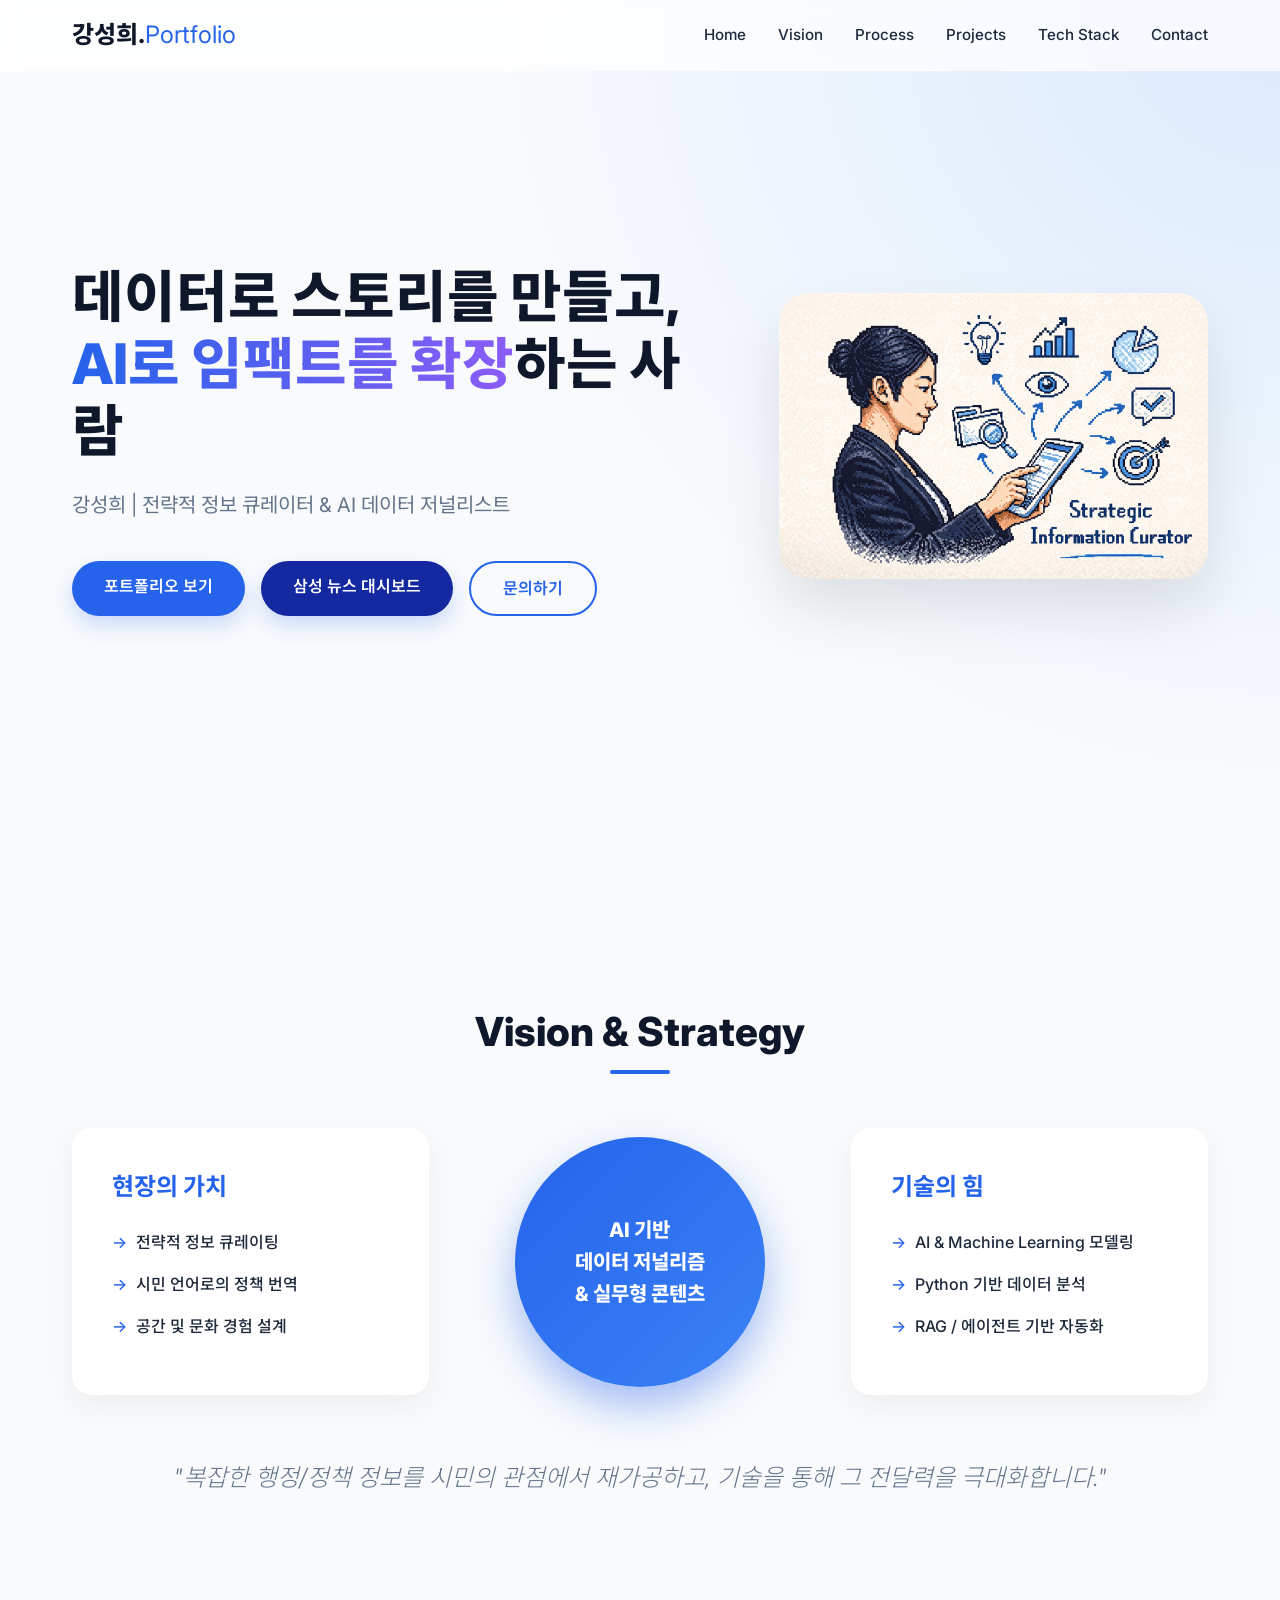
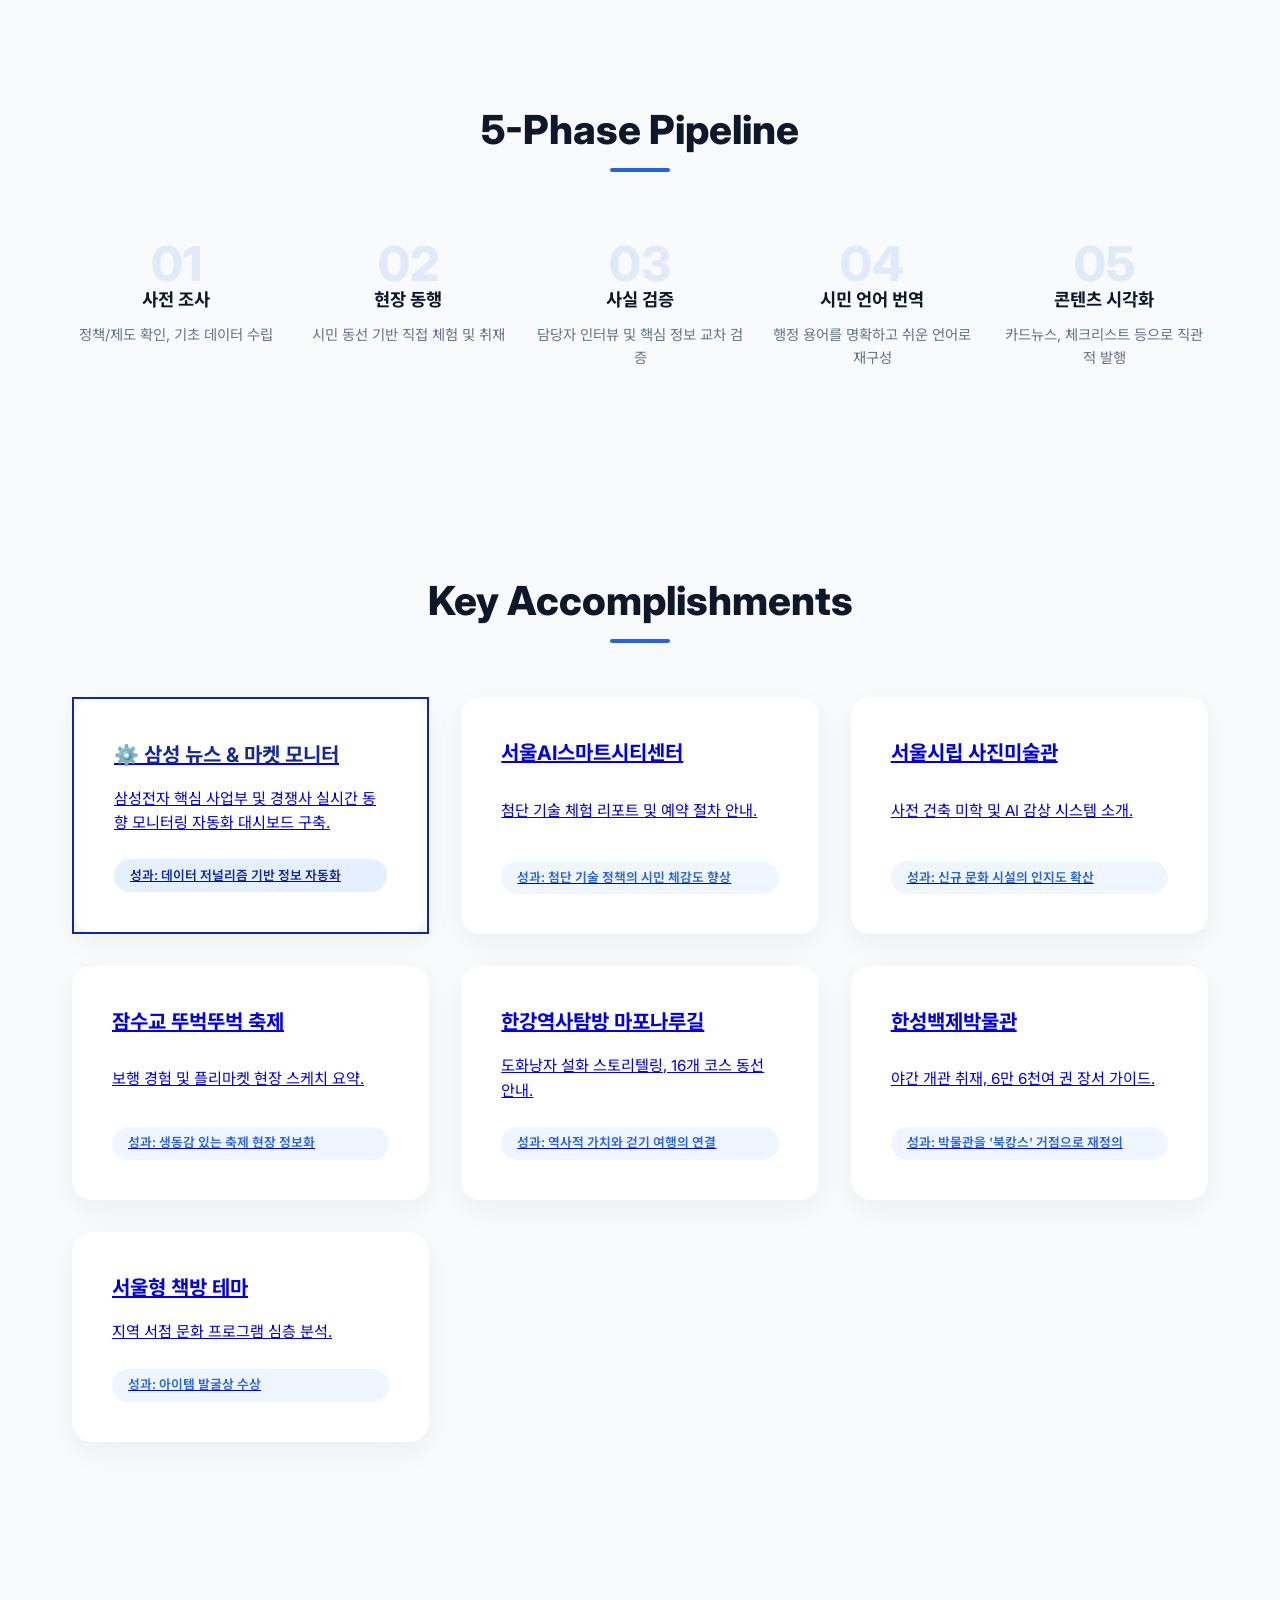
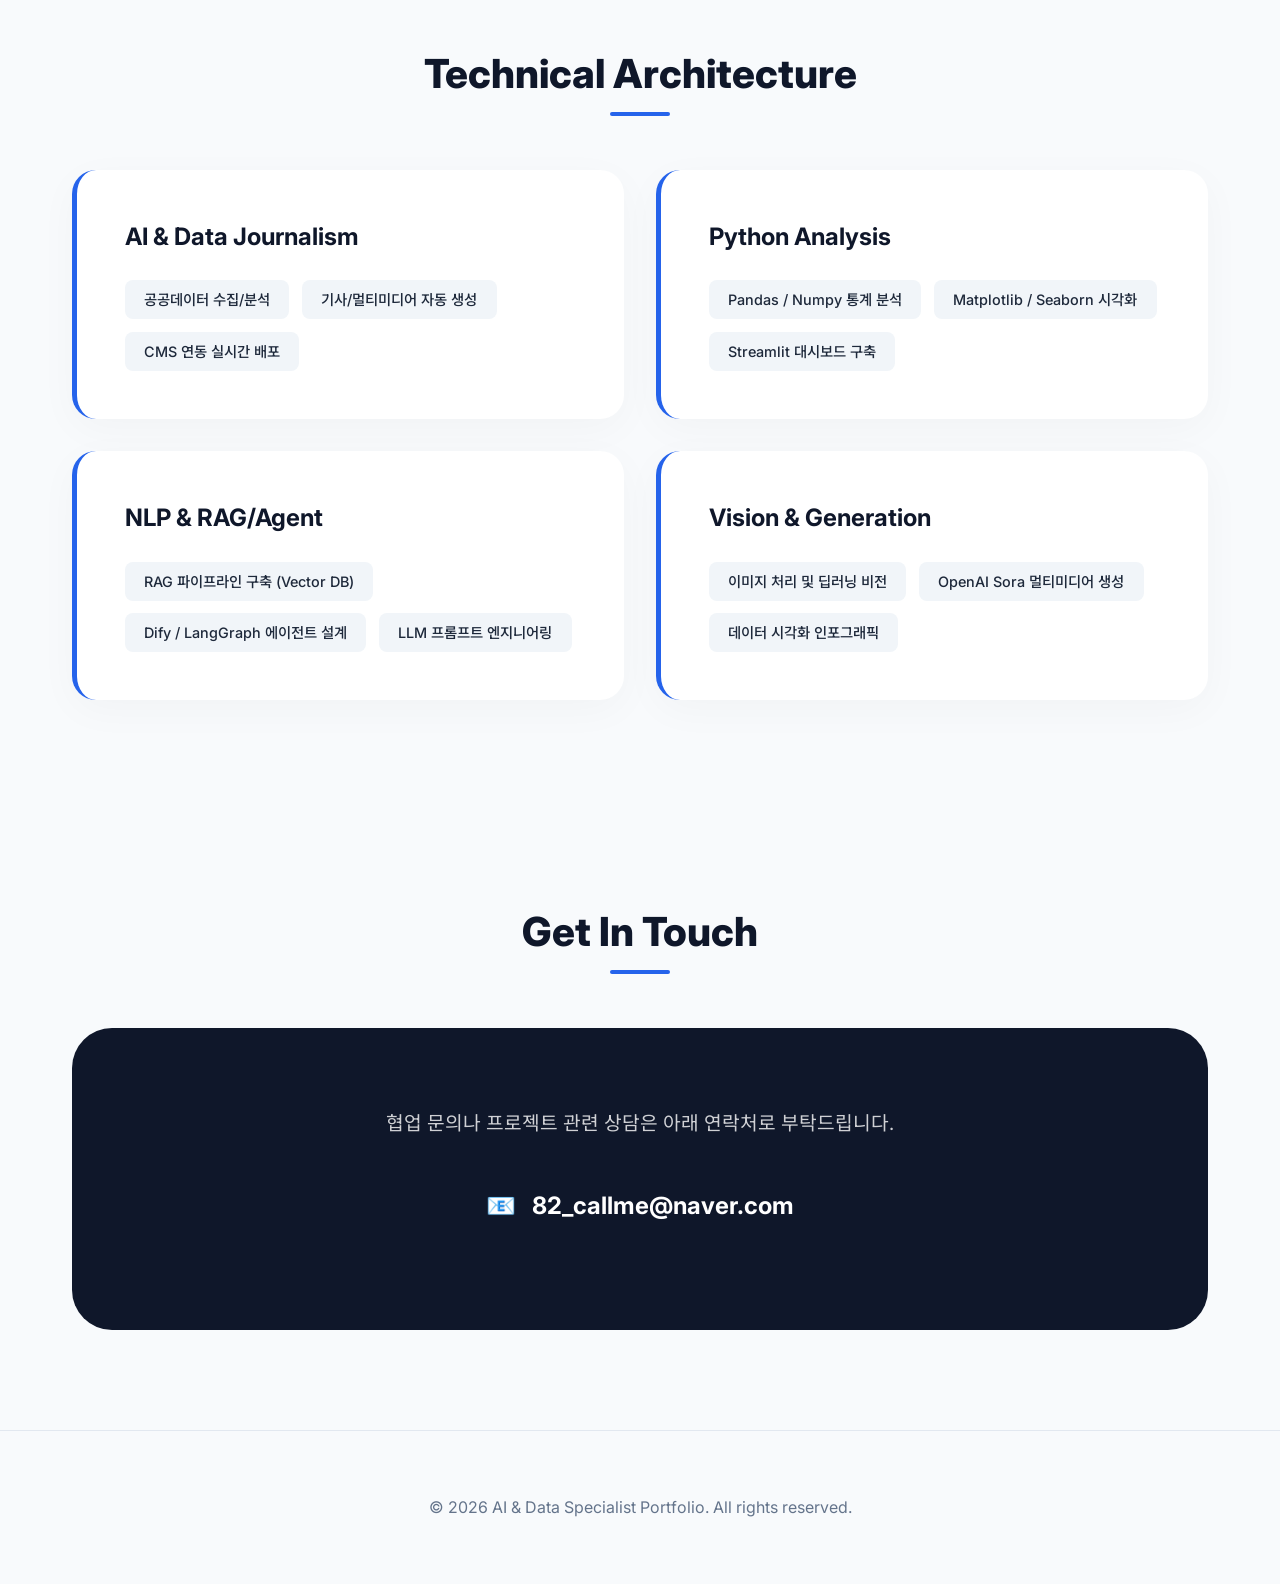
<file: index_1.html>
<!DOCTYPE html>
<html lang="ko">
<head>
    <meta charset="UTF-8">
    <meta name="viewport" content="width=device-width, initial-scale=1.0">
    <title>강성희 | 전략적 정보 큐레이터 & AI 데이터 저널리스트</title>
    <meta name="description" content="데이터로 스토리를 만들고, AI로 임팩트를 확장하는 전략적 정보 큐레이터 강성희의 포트폴리오입니다.">
    <!-- Google Fonts: Orbit, Noto Sans KR, Inter -->
    <link href="https://fonts.googleapis.com/css2?family=Inter:wght@400;600;800&family=Noto+Sans+KR:wght@300;500;700&family=Orbit&display=swap" rel="stylesheet">
    <link rel="stylesheet" href="style.css">
</head>
<body>
    <header id="header">
        <nav class="container">
            <div class="logo">강성희.<span>Portfolio</span></div>
            <ul class="nav-links">
                <li><a href="#hero">Home</a></li>
                <li><a href="#vision">Vision</a></li>
                <li><a href="#process">Process</a></li>
                <li><a href="#achievements">Projects</a></li>
                <li><a href="#tech">Tech Stack</a></li>
                <li><a href="#contact">Contact</a></li>
            </ul>
        </nav>
    </header>

    <main>
        <!-- Hero Section -->
        <section id="hero">
            <div class="container hero-content">
                <div class="hero-text">
                    <h1 class="reveal">데이터로 스토리를 만들고,<br><span>AI로 임팩트를 확장</span>하는 사람</h1>
                    <p class="subtitle reveal">강성희 | 전략적 정보 큐레이터 & AI 데이터 저널리스트</p>
                    <div class="cta reveal">
                        <a href="#achievements" class="btn btn-primary">포트폴리오 보기</a>
                        <a href="index.html" target="_blank" class="btn btn-primary" style="background:#1428A0;">삼성 뉴스 대시보드</a>
                        <a href="#contact" class="btn btn-secondary">문의하기</a>
                    </div>
                </div>
                <div class="hero-image reveal">
                    <img src="assets/hero.png" alt="Strategic Information Curator">
                </div>
            </div>
        </section>

        <!-- Vision Section -->
        <section id="vision">
            <div class="container">
                <h2 class="section-title">Vision & Strategy</h2>
                <div class="vision-grid">
                    <div class="vision-card reveal">
                        <h3>현장의 가치</h3>
                        <ul>
                            <li>전략적 정보 큐레이팅</li>
                            <li>시민 언어로의 정책 번역</li>
                            <li>공간 및 문화 경험 설계</li>
                        </ul>
                    </div>
                    <div class="vision-center reveal">
                        <div class="core-box">
                            AI 기반<br>데이터 저널리즘<br>& 실무형 콘텐츠
                        </div>
                    </div>
                    <div class="vision-card reveal">
                        <h3>기술의 힘</h3>
                        <ul>
                            <li>AI & Machine Learning 모델링</li>
                            <li>Python 기반 데이터 분석</li>
                            <li>RAG / 에이전트 기반 자동화</li>
                        </ul>
                    </div>
                </div>
                <div class="vision-desc reveal">
                    <p>"복잡한 행정/정책 정보를 시민의 관점에서 재가공하고, 기술을 통해 그 전달력을 극대화합니다."</p>
                </div>
            </div>
        </section>

        <!-- Process Section -->
        <section id="process">
            <div class="container">
                <h2 class="section-title">5-Phase Pipeline</h2>
                <div class="pipeline">
                    <div class="step reveal">
                        <div class="step-num">01</div>
                        <h4>사전 조사</h4>
                        <p>정책/제도 확인, 기초 데이터 수립</p>
                    </div>
                    <div class="step reveal">
                        <div class="step-num">02</div>
                        <h4>현장 동행</h4>
                        <p>시민 동선 기반 직접 체험 및 취재</p>
                    </div>
                    <div class="step reveal">
                        <div class="step-num">03</div>
                        <h4>사실 검증</h4>
                        <p>담당자 인터뷰 및 핵심 정보 교차 검증</p>
                    </div>
                    <div class="step reveal">
                        <div class="step-num">04</div>
                        <h4>시민 언어 번역</h4>
                        <p>행정 용어를 명확하고 쉬운 언어로 재구성</p>
                    </div>
                    <div class="step reveal">
                        <div class="step-num">05</div>
                        <h4>콘텐츠 시각화</h4>
                        <p>카드뉴스, 체크리스트 등으로 직관적 발행</p>
                    </div>
                </div>
            </div>
        </section>

        <!-- Achievements Section -->
        <section id="achievements">
            <div class="container">
                <h2 class="section-title">Key Accomplishments</h2>
                <div class="project-grid">
                     <a href="index.html" target="_blank" class="project-card reveal" style="border: 2px solid #1428A0;">
                        <div class="card-inner">
                            <h4 style="color: #1428A0;">⚙️ 삼성 뉴스 & 마켓 모니터</h4>
                            <p>삼성전자 핵심 사업부 및 경쟁사 실시간 동향 모니터링 자동화 대시보드 구축.</p>
                            <span class="tag" style="background: #E5F0FF; color: #1428A0;">성과: 데이터 저널리즘 기반 정보 자동화</span>
                        </div>
                    </a>
                     <a href="https://mediahub.seoul.go.kr/archives/2014833" target="_blank" class="project-card reveal">
                        <div class="card-inner">
                            <h4>서울AI스마트시티센터</h4>
                            <p>첨단 기술 체험 리포트 및 예약 절차 안내.</p>
                            <span class="tag">성과: 첨단 기술 정책의 시민 체감도 향상</span>
                        </div>
                    </a>
                     <a href="https://mediahub.seoul.go.kr/archives/2014636" target="_blank" class="project-card reveal">
                        <div class="card-inner">
                            <h4>서울시립 사진미술관</h4>
                            <p>사전 건축 미학 및 AI 감상 시스템 소개.</p>
                            <span class="tag">성과: 신규 문화 시설의 인지도 확산</span>
                        </div>
                    </a>
                    <a href="https://mediahub.seoul.go.kr/archives/2014359" target="_blank" class="project-card reveal">
                        <div class="card-inner">
                            <h4>잠수교 뚜벅뚜벅 축제</h4>
                            <p>보행 경험 및 플리마켓 현장 스케치 요약.</p>
                            <span class="tag">성과: 생동감 있는 축제 현장 정보화</span>
                        </div>
                    </a>
                    <a href="https://mediahub.seoul.go.kr/archives/2014000" target="_blank" class="project-card reveal">
                        <div class="card-inner">
                            <h4>한강역사탐방 마포나루길</h4>
                            <p>도화낭자 설화 스토리텔링, 16개 코스 동선 안내.</p>
                            <span class="tag">성과: 역사적 가치와 걷기 여행의 연결</span>
                        </div>
                    </a>
                    <a href="https://mediahub.seoul.go.kr/archives/2013540" target="_blank" class="project-card reveal">
                        <div class="card-inner">
                            <h4>한성백제박물관</h4>
                            <p>야간 개관 취재, 6만 6천여 권 장서 가이드.</p>
                            <span class="tag">성과: 박물관을 '북캉스' 거점으로 재정의</span>
                        </div>
                    </a>
                    <a href="https://mediahub.seoul.go.kr/archives/2011340" target="_blank" class="project-card reveal">
                        <div class="card-inner">
                            <h4>서울형 책방 테마</h4>
                            <p>지역 서점 문화 프로그램 심층 분석.</p>
                            <span class="tag">성과: 아이템 발굴상 수상</span>
                        </div>
                    </a>
                </div>
            </div>
        </section>

        <!-- Tech Stack Section -->
        <section id="tech">
            <div class="container">
                <h2 class="section-title">Technical Architecture</h2>
                <div class="tech-grid">
                    <div class="tech-card reveal">
                        <h4>AI & Data Journalism</h4>
                        <ul>
                            <li>공공데이터 수집/분석</li>
                            <li>기사/멀티미디어 자동 생성</li>
                            <li>CMS 연동 실시간 배포</li>
                        </ul>
                    </div>
                    <div class="tech-card reveal">
                        <h4>Python Analysis</h4>
                        <ul>
                            <li>Pandas / Numpy 통계 분석</li>
                            <li>Matplotlib / Seaborn 시각화</li>
                            <li>Streamlit 대시보드 구축</li>
                        </ul>
                    </div>
                    <div class="tech-card reveal">
                        <h4>NLP & RAG/Agent</h4>
                        <ul>
                            <li>RAG 파이프라인 구축 (Vector DB)</li>
                            <li>Dify / LangGraph 에이전트 설계</li>
                            <li>LLM 프롬프트 엔지니어링</li>
                        </ul>
                    </div>
                    <div class="tech-card reveal">
                        <h4>Vision & Generation</h4>
                        <ul>
                            <li>이미지 처리 및 딥러닝 비전</li>
                            <li>OpenAI Sora 멀티미디어 생성</li>
                            <li>데이터 시각화 인포그래픽</li>
                        </ul>
                    </div>
                </div>
            </div>
        </section>

        <!-- Contact Section -->
        <section id="contact">
            <div class="container">
                <h2 class="section-title">Get In Touch</h2>
                <div class="contact-wrapper reveal">
                    <div class="contact-info">
                        <p>협업 문의나 프로젝트 관련 상담은 아래 연락처로 부탁드립니다.</p>
                        <div class="info-item">
                            <span class="icon">📧</span>
                            <a href="mailto:82_callme@naver.com">82_callme@naver.com</a>
                        </div>
                
                    </div>
                </div>
            </div>
        </section>
    </main>

    <footer>
        <div class="container">
            <p>&copy; 2026 AI & Data Specialist Portfolio. All rights reserved.</p>
        </div>
    </footer>

    <script src="script.js"></script>
</body>
</html>
</file>
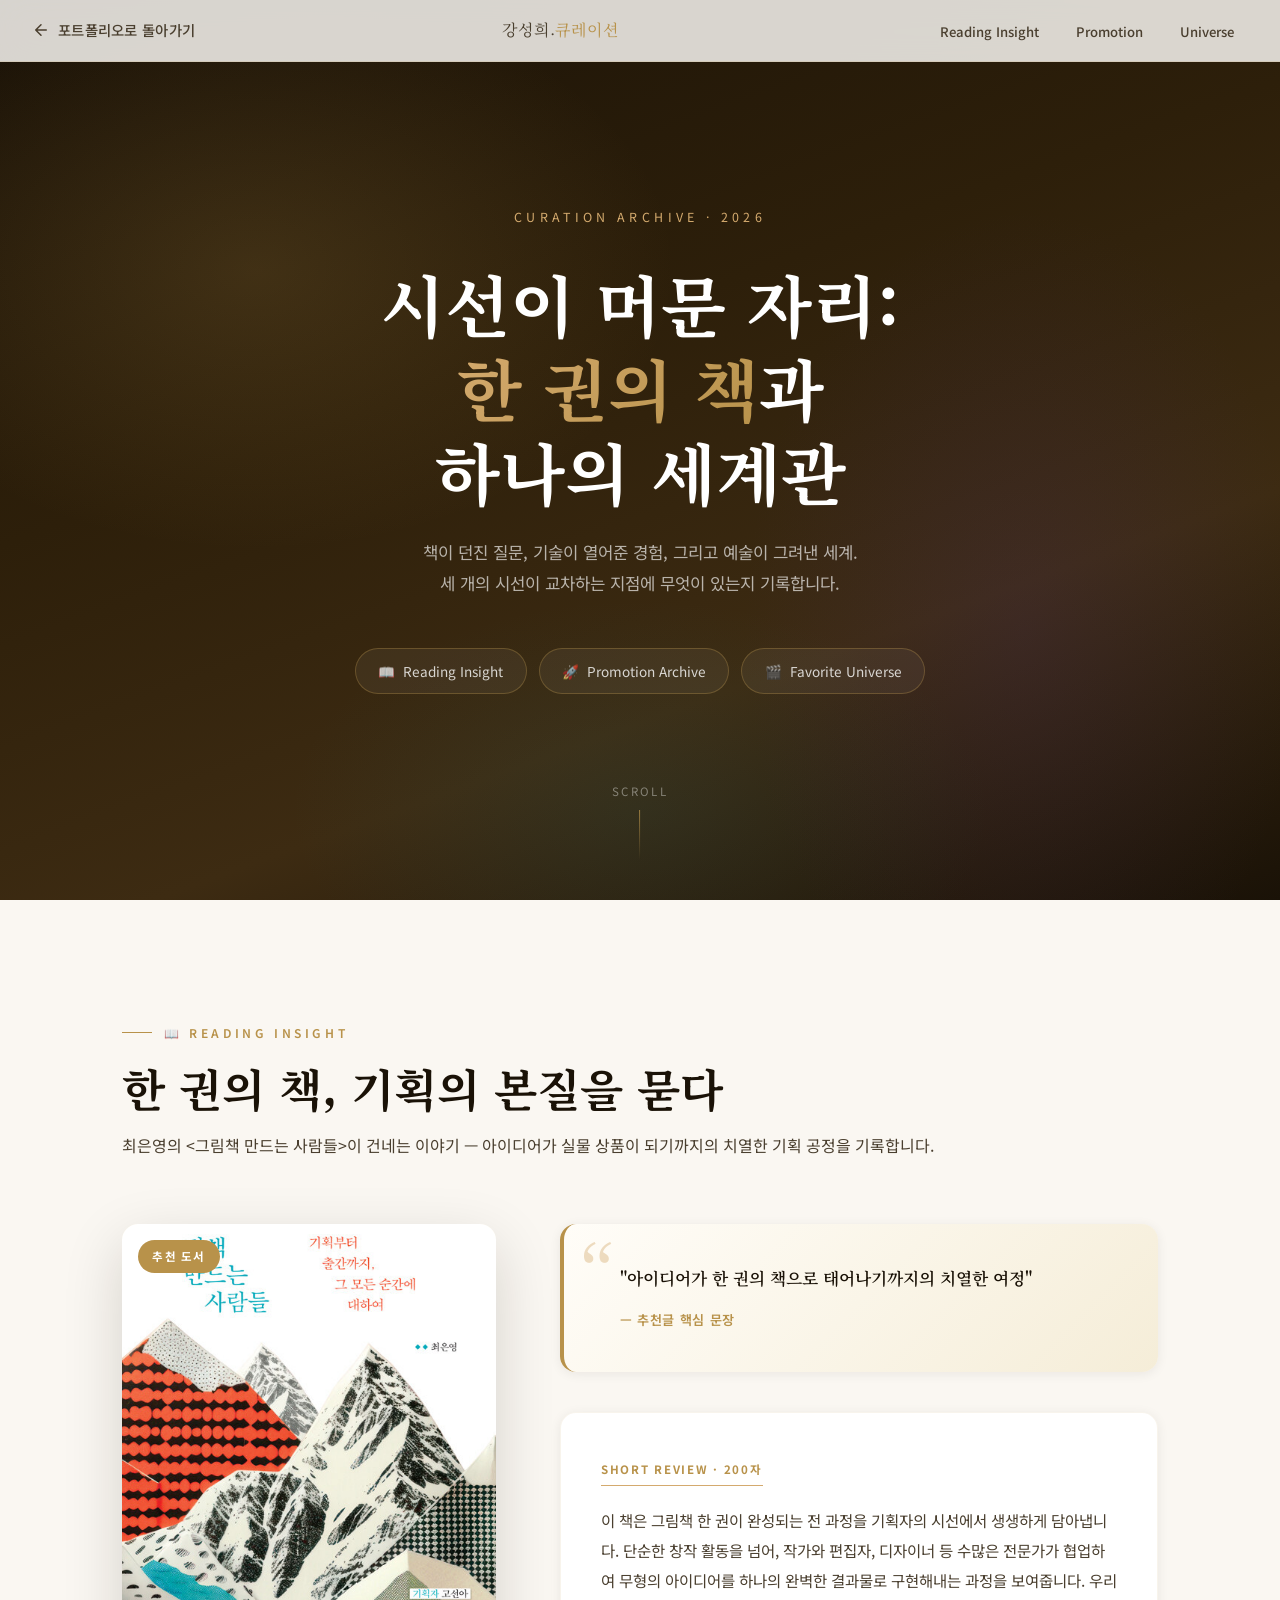
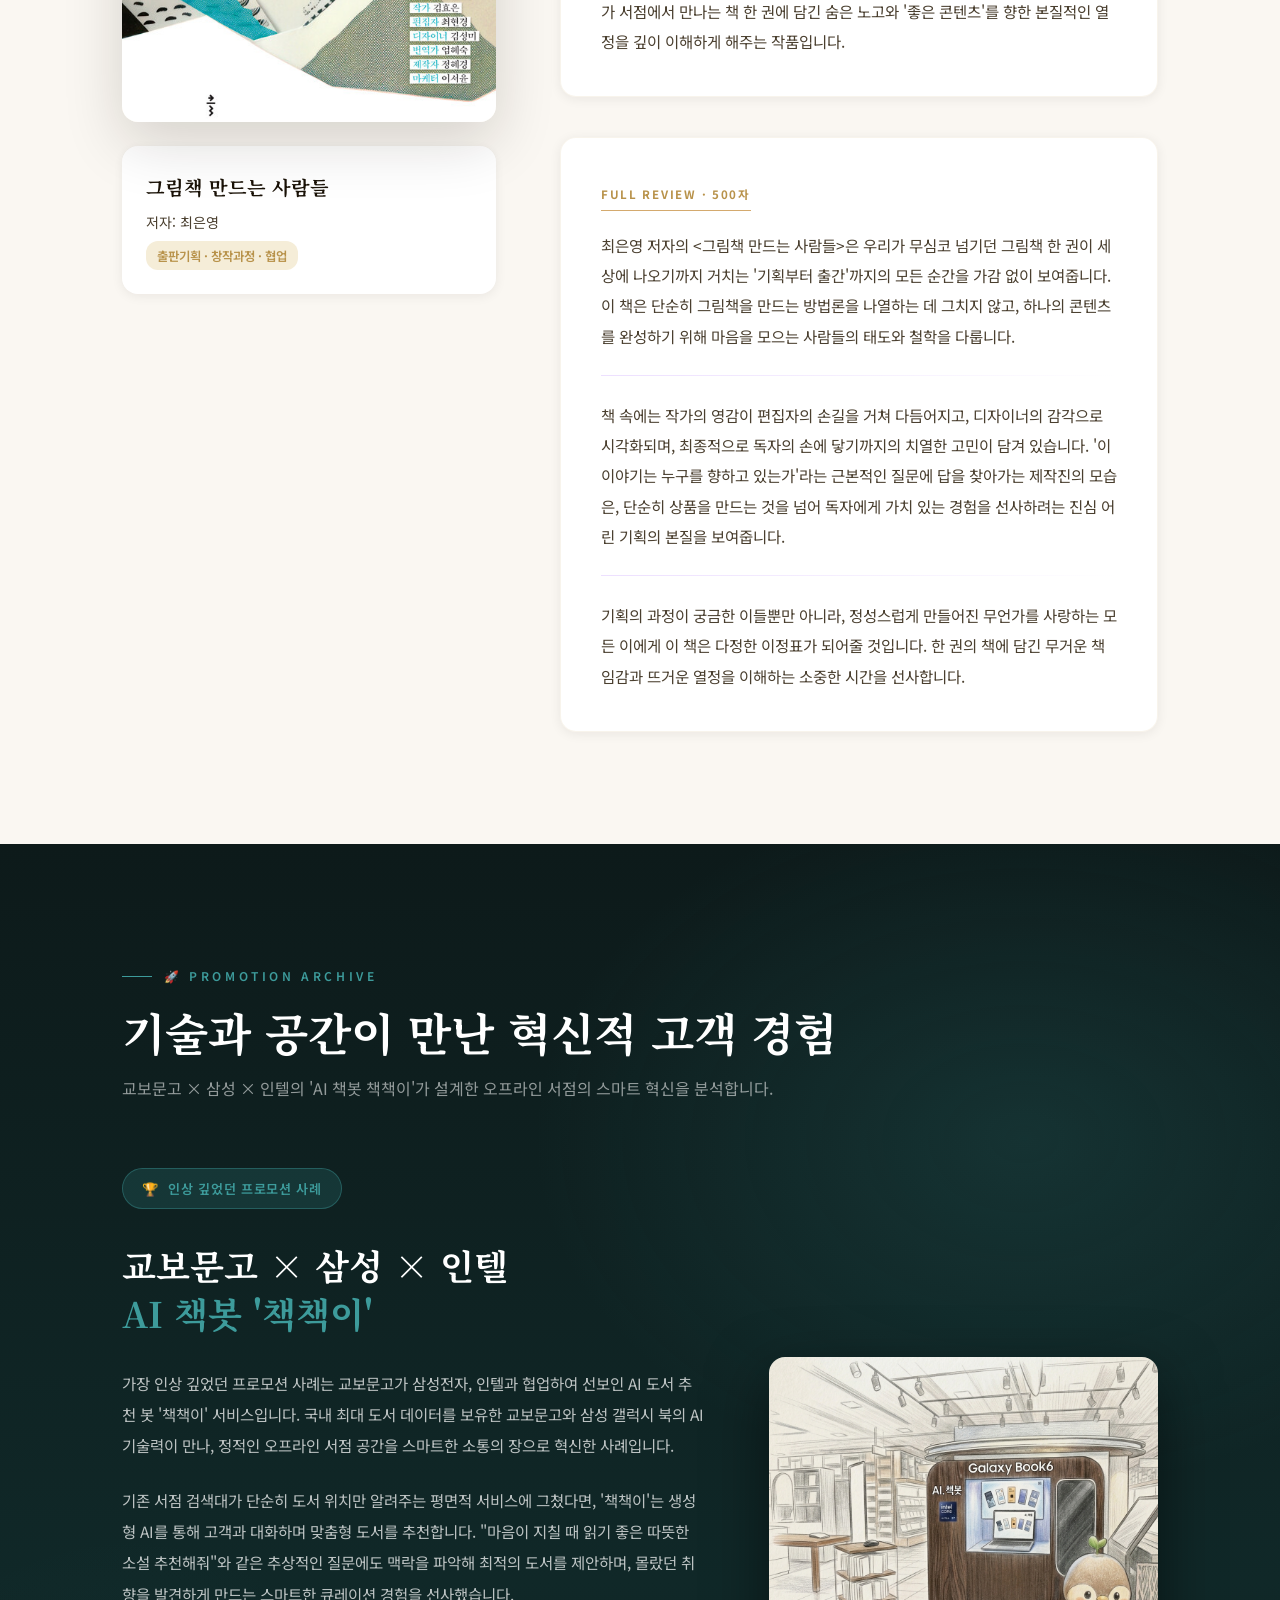
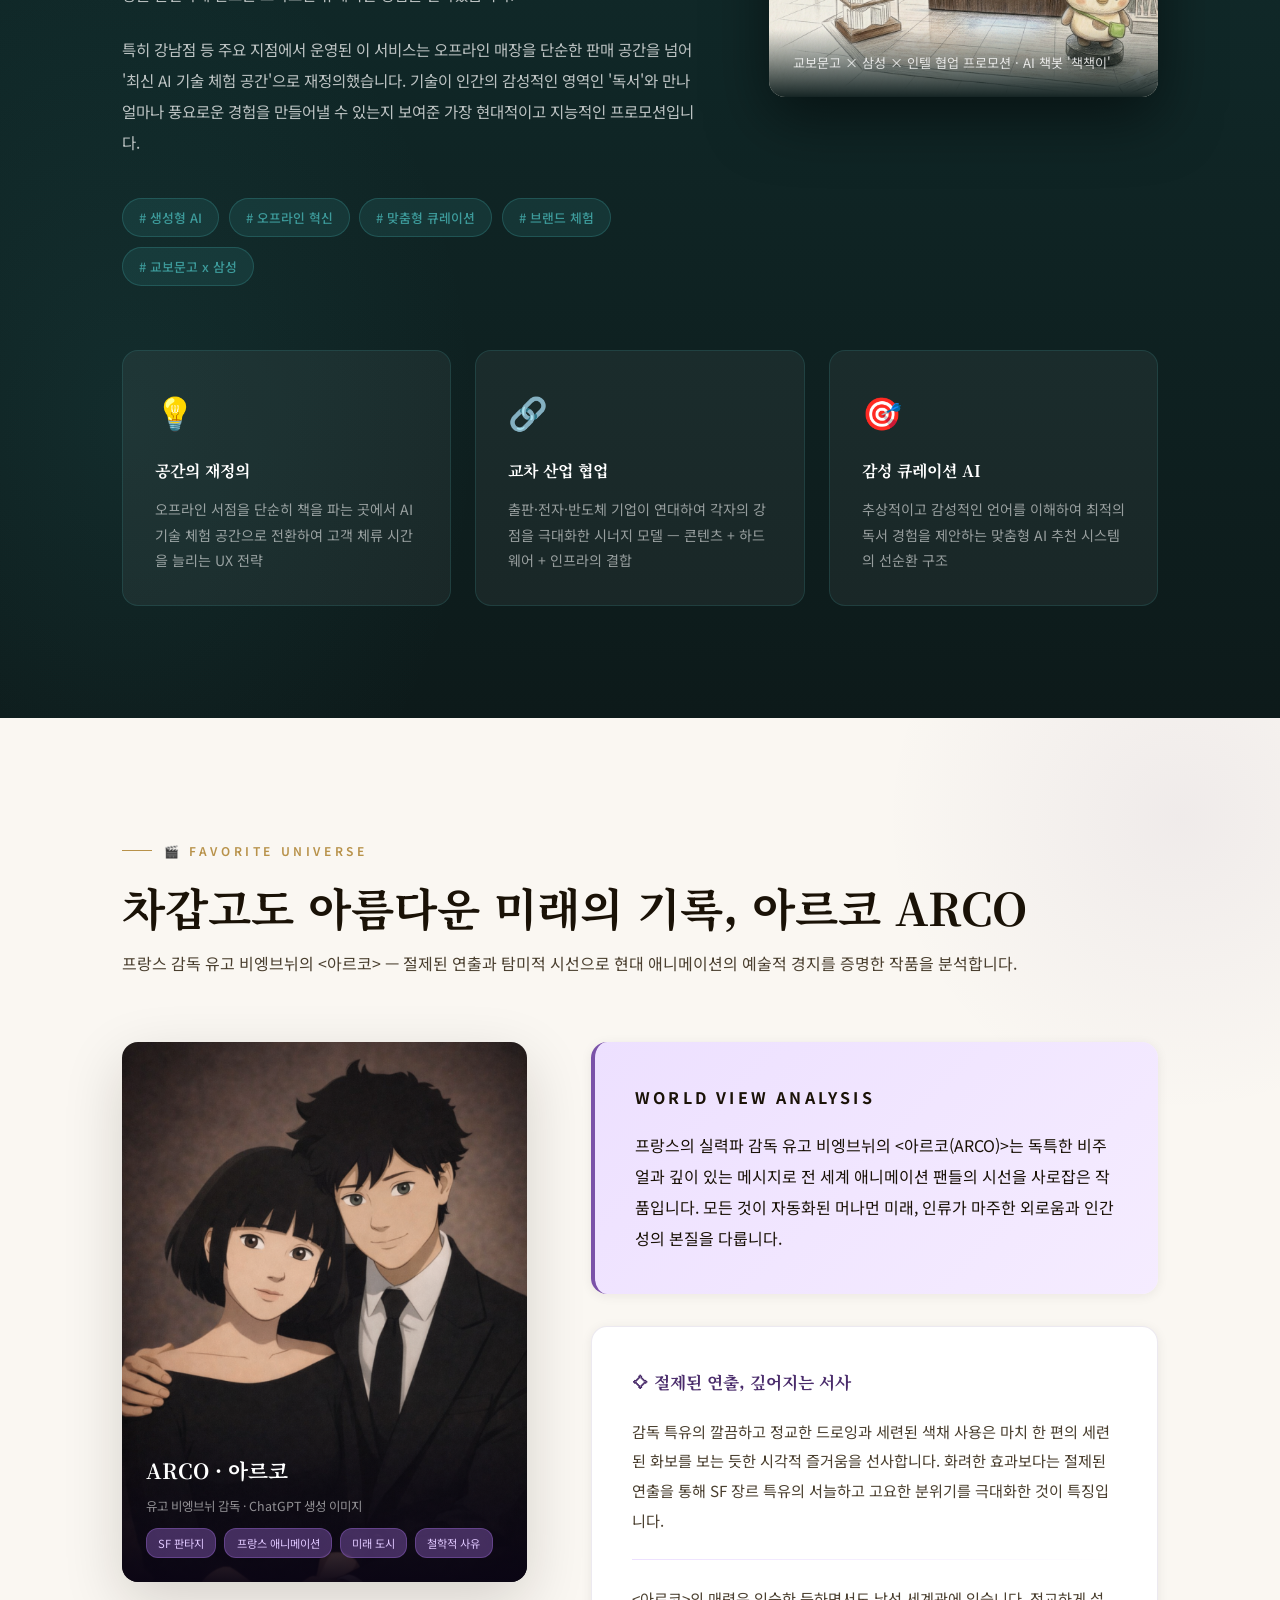
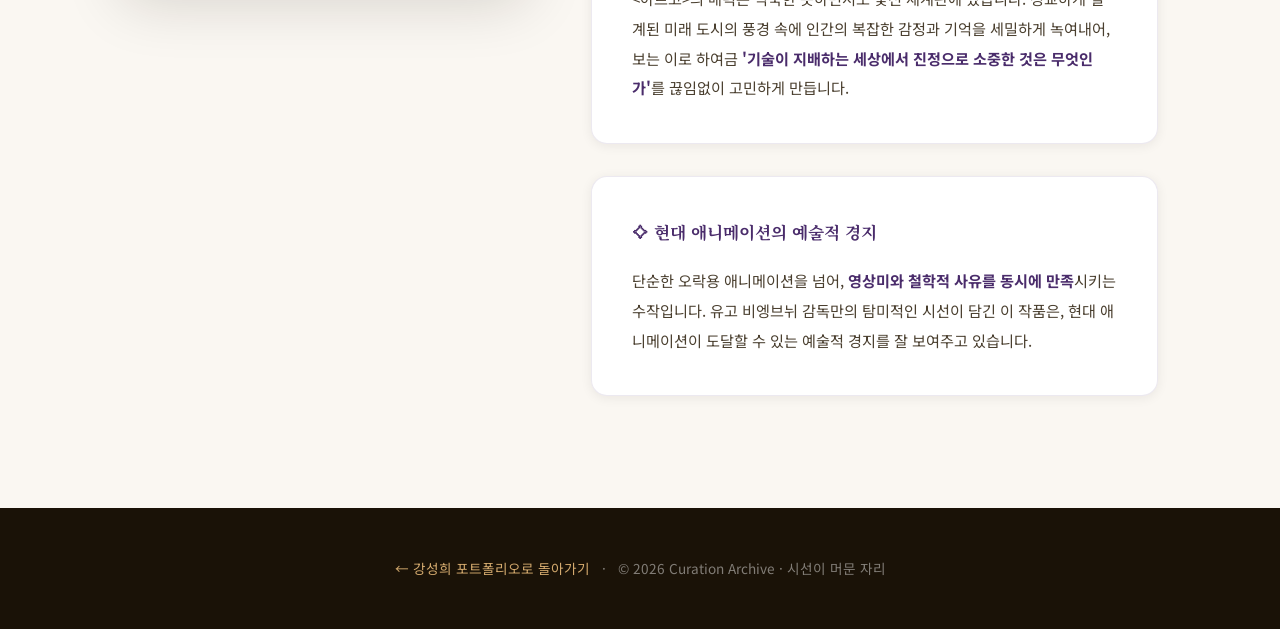
<file: reading_insight.html>
<!DOCTYPE html>
<html lang="ko">
<head>
    <meta charset="UTF-8">
    <meta name="viewport" content="width=device-width, initial-scale=1.0">
    <title>시선이 머문 자리: 한 권의 책과 하나의 세계관 | 강성희</title>
    <meta name="description" content="한 권의 책, 하나의 프로모션, 하나의 세계관 — 시선이 머문 자리를 기록합니다. 강성희의 큐레이션 아카이브.">
    <link href="https://fonts.googleapis.com/css2?family=Noto+Serif+KR:wght@300;400;600;700&family=Noto+Sans+KR:wght@300;400;500;700&family=Inter:wght@400;600;800&display=swap" rel="stylesheet">
    <style>
        /* ==========================================
           CSS RESET & ROOT
        ========================================== */
        *, *::before, *::after { box-sizing: border-box; margin: 0; padding: 0; }

        :root {
            --ink: #1a1207;
            --ink-light: #4a3f2f;
            --cream: #faf7f2;
            --cream-dark: #f0ebe0;
            --gold: #b8924a;
            --gold-light: #d4aa6e;
            --gold-pale: #f5edd8;
            --teal: #2a6b6b;
            --teal-light: #3d9b9b;
            --teal-pale: #e0f4f4;
            --violet: #4a2c6b;
            --violet-light: #7a52a8;
            --violet-pale: #ede0ff;
            --card-bg: #fff;
            --shadow-sm: 0 2px 12px rgba(26,18,7,0.07);
            --shadow-md: 0 8px 32px rgba(26,18,7,0.12);
            --shadow-lg: 0 20px 60px rgba(26,18,7,0.16);
            --radius: 16px;
            --transition: all 0.4s cubic-bezier(0.25, 0.46, 0.45, 0.94);
        }

        html { scroll-behavior: smooth; }

        body {
            font-family: 'Noto Sans KR', sans-serif;
            background: var(--cream);
            color: var(--ink);
            line-height: 1.8;
            overflow-x: hidden;
        }

        /* ==========================================
           BACK BUTTON & NAV
        ========================================== */
        .top-nav {
            position: fixed;
            top: 0; left: 0; right: 0;
            z-index: 1000;
            padding: 1rem 2rem;
            display: flex;
            align-items: center;
            justify-content: space-between;
            background: rgba(250, 247, 242, 0.85);
            backdrop-filter: blur(16px);
            -webkit-backdrop-filter: blur(16px);
            border-bottom: 1px solid rgba(184, 146, 74, 0.15);
            transition: var(--transition);
        }

        .back-btn {
            display: flex;
            align-items: center;
            gap: 0.5rem;
            text-decoration: none;
            color: var(--ink-light);
            font-size: 0.9rem;
            font-weight: 500;
            letter-spacing: 0.02em;
            transition: var(--transition);
        }

        .back-btn:hover { color: var(--gold); transform: translateX(-4px); }
        .back-btn svg { width: 18px; height: 18px; }

        .nav-logo {
            font-family: 'Noto Serif KR', serif;
            font-size: 1rem;
            color: var(--ink-light);
            letter-spacing: 0.05em;
        }
        .nav-logo span { color: var(--gold); }

        .nav-menu {
            display: flex;
            gap: 0.5rem;
            list-style: none;
        }

        .nav-menu a {
            text-decoration: none;
            font-size: 0.82rem;
            color: var(--ink-light);
            padding: 0.4rem 0.9rem;
            border-radius: 20px;
            transition: var(--transition);
            font-weight: 500;
        }

        .nav-menu a:hover {
            background: var(--gold-pale);
            color: var(--gold);
        }

        /* ==========================================
           HERO / TITLE SECTION
        ========================================== */
        .hero {
            min-height: 100vh;
            display: flex;
            align-items: center;
            justify-content: center;
            position: relative;
            overflow: hidden;
            background: linear-gradient(160deg, #1a1207 0%, #2d1f0a 40%, #3d2b12 70%, #1a1207 100%);
        }

        /* Bokeh lights */
        .hero::before {
            content: '';
            position: absolute;
            inset: 0;
            background:
                radial-gradient(ellipse 600px 400px at 20% 30%, rgba(184,146,74,0.18) 0%, transparent 70%),
                radial-gradient(ellipse 400px 600px at 80% 70%, rgba(74,44,107,0.2) 0%, transparent 70%),
                radial-gradient(ellipse 500px 300px at 50% 90%, rgba(42,107,107,0.15) 0%, transparent 70%);
            pointer-events: none;
        }

        .hero-particles {
            position: absolute;
            inset: 0;
            pointer-events: none;
            overflow: hidden;
        }

        .particle {
            position: absolute;
            width: 2px;
            height: 2px;
            background: var(--gold-light);
            border-radius: 50%;
            opacity: 0;
            animation: float-particle var(--dur, 8s) var(--delay, 0s) infinite ease-in-out;
        }

        @keyframes float-particle {
            0% { opacity: 0; transform: translateY(0) translateX(0); }
            20% { opacity: 0.6; }
            80% { opacity: 0.4; }
            100% { opacity: 0; transform: translateY(-120px) translateX(var(--drift, 30px)); }
        }

        .hero-content {
            position: relative;
            z-index: 2;
            text-align: center;
            padding: 2rem;
            max-width: 900px;
        }

        .hero-eyebrow {
            font-size: 0.78rem;
            letter-spacing: 0.35em;
            text-transform: uppercase;
            color: var(--gold-light);
            margin-bottom: 2rem;
            opacity: 0;
            animation: fade-up 1s 0.3s forwards;
        }

        .hero-title {
            font-family: 'Noto Serif KR', serif;
            font-size: clamp(2.4rem, 6vw, 4.2rem);
            font-weight: 700;
            color: #fff;
            line-height: 1.25;
            margin-bottom: 1.5rem;
            opacity: 0;
            animation: fade-up 1s 0.5s forwards;
        }

        .hero-title .highlight {
            background: linear-gradient(135deg, var(--gold-light), var(--gold));
            -webkit-background-clip: text;
            -webkit-text-fill-color: transparent;
            background-clip: text;
        }

        .hero-subtitle {
            font-size: 1.05rem;
            color: rgba(255,255,255,0.65);
            margin-bottom: 3rem;
            line-height: 1.9;
            opacity: 0;
            animation: fade-up 1s 0.7s forwards;
        }

        .hero-tags {
            display: flex;
            justify-content: center;
            gap: 0.75rem;
            flex-wrap: wrap;
            opacity: 0;
            animation: fade-up 1s 0.9s forwards;
        }

        .hero-tag {
            display: flex;
            align-items: center;
            gap: 0.5rem;
            padding: 0.6rem 1.4rem;
            border: 1px solid rgba(184,146,74,0.35);
            border-radius: 40px;
            color: rgba(255,255,255,0.8);
            font-size: 0.85rem;
            background: rgba(255,255,255,0.05);
            backdrop-filter: blur(8px);
            cursor: pointer;
            text-decoration: none;
            transition: var(--transition);
        }

        .hero-tag:hover {
            background: rgba(184,146,74,0.2);
            border-color: var(--gold-light);
            color: #fff;
            transform: translateY(-2px);
        }

        .hero-scroll {
            position: absolute;
            bottom: 2.5rem;
            left: 50%;
            transform: translateX(-50%);
            display: flex;
            flex-direction: column;
            align-items: center;
            gap: 0.5rem;
            opacity: 0;
            animation: fade-in 1s 1.5s forwards;
        }

        .hero-scroll span {
            font-size: 0.72rem;
            letter-spacing: 0.2em;
            color: rgba(255,255,255,0.4);
            text-transform: uppercase;
        }

        .scroll-line {
            width: 1px;
            height: 50px;
            background: linear-gradient(to bottom, rgba(184,146,74,0.8), transparent);
            animation: scroll-pulse 2s infinite;
        }

        @keyframes scroll-pulse {
            0%, 100% { opacity: 0.5; transform: scaleY(1); }
            50% { opacity: 1; transform: scaleY(1.1); }
        }

        /* ==========================================
           SECTION LAYOUT
        ========================================== */
        .container {
            max-width: 1100px;
            margin: 0 auto;
            padding: 0 2rem;
        }

        section {
            padding: 7rem 0;
        }

        .section-label {
            display: inline-flex;
            align-items: center;
            gap: 0.75rem;
            font-size: 0.75rem;
            letter-spacing: 0.3em;
            text-transform: uppercase;
            color: var(--gold);
            font-weight: 600;
            margin-bottom: 1rem;
        }

        .section-label::before {
            content: '';
            width: 30px;
            height: 1px;
            background: var(--gold);
        }

        .section-title {
            font-family: 'Noto Serif KR', serif;
            font-size: clamp(1.8rem, 3.5vw, 2.8rem);
            font-weight: 700;
            color: var(--ink);
            line-height: 1.3;
            margin-bottom: 0.75rem;
        }

        .section-desc {
            font-size: 1rem;
            color: var(--ink-light);
            max-width: 100%;
            line-height: 1.9;
            white-space: nowrap;
            overflow: hidden;
            text-overflow: ellipsis;
        }

        .section-header {
            margin-bottom: 4rem;
        }

        /* ==========================================
           READING INSIGHT SECTION
        ========================================== */
        #reading {
            background: var(--cream);
        }

        .book-layout {
            display: grid;
            grid-template-columns: 1fr 1.6fr;
            gap: 4rem;
            align-items: start;
        }

        .book-visual {
            position: sticky;
            top: 6rem;
        }

        .book-cover-wrapper {
            position: relative;
            border-radius: var(--radius);
            overflow: hidden;
            box-shadow: var(--shadow-lg);
            aspect-ratio: 3/4;
            background: linear-gradient(145deg, var(--gold-pale), var(--cream-dark));
        }

        .book-cover-wrapper img {
            width: 100%;
            height: 100%;
            object-fit: cover;
            display: block;
            transition: transform 0.6s ease;
        }

        .book-cover-wrapper:hover img {
            transform: scale(1.04);
        }

        .book-badge {
            position: absolute;
            top: 1rem;
            left: 1rem;
            background: var(--gold);
            color: #fff;
            font-size: 0.72rem;
            font-weight: 700;
            padding: 0.4rem 0.9rem;
            border-radius: 20px;
            letter-spacing: 0.1em;
        }

        .book-meta {
            margin-top: 1.5rem;
            padding: 1.5rem;
            background: var(--card-bg);
            border-radius: var(--radius);
            box-shadow: var(--shadow-sm);
        }

        .book-title-kr {
            font-family: 'Noto Serif KR', serif;
            font-size: 1.2rem;
            font-weight: 700;
            color: var(--ink);
            margin-bottom: 0.3rem;
        }

        .book-author {
            font-size: 0.88rem;
            color: var(--ink-light);
        }

        .book-author span {
            display: inline-block;
            margin-top: 0.4rem;
            font-size: 0.78rem;
            padding: 0.2rem 0.7rem;
            background: var(--gold-pale);
            color: var(--gold);
            border-radius: 12px;
            font-weight: 600;
        }

        .book-content {
            display: flex;
            flex-direction: column;
            gap: 2.5rem;
        }

        .quote-block {
            position: relative;
            padding: 2.5rem 2.5rem 2.5rem 3.5rem;
            background: linear-gradient(135deg, #fffdf8, var(--gold-pale));
            border-radius: var(--radius);
            border-left: 4px solid var(--gold);
            box-shadow: var(--shadow-sm);
        }

        .quote-block::before {
            content: '\201C';
            position: absolute;
            top: 0.5rem;
            left: 1rem;
            font-family: 'Noto Serif KR', serif;
            font-size: 5rem;
            color: var(--gold-light);
            line-height: 1;
            opacity: 0.4;
        }

        .quote-text {
            font-family: 'Noto Serif KR', serif;
            font-size: 1.05rem;
            font-weight: 600;
            color: var(--ink);
            line-height: 1.7;
            margin-bottom: 1rem;
        }

        .quote-caption {
            font-size: 0.82rem;
            color: var(--gold);
            font-weight: 600;
            letter-spacing: 0.05em;
        }

        .review-card {
            background: var(--card-bg);
            border-radius: var(--radius);
            padding: 2.5rem;
            box-shadow: var(--shadow-sm);
            border: 1px solid rgba(184,146,74,0.1);
            transition: var(--transition);
        }

        .review-card:hover {
            box-shadow: var(--shadow-md);
            transform: translateY(-4px);
        }

        .review-type {
            display: inline-block;
            font-size: 0.72rem;
            letter-spacing: 0.15em;
            text-transform: uppercase;
            color: var(--gold);
            font-weight: 700;
            border-bottom: 1px solid var(--gold-light);
            padding-bottom: 0.3rem;
            margin-bottom: 1.2rem;
        }

        .review-text {
            font-size: 0.97rem;
            color: var(--ink-light);
            line-height: 1.95;
        }

        /* ==========================================
           PROMOTION SECTION
        ========================================== */
        #promotion {
            background: linear-gradient(180deg, #0d1a1a 0%, #102828 50%, #0d1a1a 100%);
            position: relative;
            overflow: hidden;
        }

        #promotion::before {
            content: '';
            position: absolute;
            inset: 0;
            background:
                radial-gradient(ellipse 700px 500px at 80% 20%, rgba(42,107,107,0.25) 0%, transparent 70%),
                radial-gradient(ellipse 500px 700px at 10% 80%, rgba(61,155,155,0.1) 0%, transparent 70%);
            pointer-events: none;
        }

        #promotion .section-label { color: var(--teal-light); }
        #promotion .section-label::before { background: var(--teal-light); }
        #promotion .section-title { color: #fff; }
        #promotion .section-desc { color: rgba(255,255,255,0.55); }

        .promo-layout {
            display: grid;
            grid-template-columns: 1.5fr 1fr;
            gap: 4rem;
            align-items: center;
        }

        .promo-content { position: relative; z-index: 2; }

        .promo-badge {
            display: inline-flex;
            align-items: center;
            gap: 0.6rem;
            padding: 0.5rem 1.2rem;
            background: rgba(42,107,107,0.3);
            border: 1px solid rgba(61,155,155,0.4);
            border-radius: 30px;
            color: var(--teal-light);
            font-size: 0.82rem;
            font-weight: 600;
            letter-spacing: 0.05em;
            margin-bottom: 2rem;
        }

        .promo-title {
            font-family: 'Noto Serif KR', serif;
            font-size: clamp(1.5rem, 3vw, 2.2rem);
            font-weight: 700;
            color: #fff;
            line-height: 1.35;
            margin-bottom: 2rem;
        }

        .promo-title strong {
            color: var(--teal-light);
        }

        .promo-text {
            font-size: 0.97rem;
            color: rgba(255,255,255,0.72);
            line-height: 2;
            margin-bottom: 1.5rem;
        }

        .promo-pills {
            display: flex;
            flex-wrap: wrap;
            gap: 0.6rem;
            margin-top: 2.5rem;
        }

        .promo-pill {
            padding: 0.45rem 1rem;
            background: rgba(42,107,107,0.25);
            border: 1px solid rgba(61,155,155,0.3);
            border-radius: 20px;
            color: var(--teal-light);
            font-size: 0.8rem;
            font-weight: 500;
        }

        .promo-image-wrap {
            position: relative;
            z-index: 2;
        }

        .promo-img-frame {
            position: relative;
            border-radius: var(--radius);
            overflow: hidden;
            box-shadow: 0 20px 60px rgba(0,0,0,0.5);
        }

        .promo-img-frame img {
            width: 100%;
            display: block;
            transition: transform 0.6s ease;
        }

        .promo-img-frame:hover img {
            transform: scale(1.04);
        }

        .promo-img-overlay {
            position: absolute;
            bottom: 0; left: 0; right: 0;
            padding: 1.5rem;
            background: linear-gradient(to top, rgba(10,26,26,0.95), transparent);
            color: rgba(255,255,255,0.8);
            font-size: 0.82rem;
            line-height: 1.5;
        }

        .insight-cards {
            display: grid;
            grid-template-columns: repeat(3, 1fr);
            gap: 1.5rem;
            margin-top: 4rem;
        }

        .insight-card {
            background: rgba(255,255,255,0.05);
            border: 1px solid rgba(61,155,155,0.2);
            border-radius: var(--radius);
            padding: 2rem;
            transition: var(--transition);
        }

        .insight-card:hover {
            background: rgba(42,107,107,0.15);
            border-color: rgba(61,155,155,0.5);
            transform: translateY(-4px);
        }

        .insight-icon {
            font-size: 2rem;
            margin-bottom: 1rem;
        }

        .insight-card h4 {
            font-family: 'Noto Serif KR', serif;
            font-size: 1rem;
            color: #fff;
            margin-bottom: 0.75rem;
        }

        .insight-card p {
            font-size: 0.88rem;
            color: rgba(255,255,255,0.55);
            line-height: 1.8;
        }

        /* ==========================================
           FAVORITE UNIVERSE SECTION
        ========================================== */
        #universe {
            background: var(--cream);
            position: relative;
            overflow: hidden;
        }

        #universe::before {
            content: '';
            position: absolute;
            top: -200px;
            right: -200px;
            width: 600px;
            height: 600px;
            border-radius: 50%;
            background: radial-gradient(circle, rgba(74,44,107,0.06) 0%, transparent 70%);
            pointer-events: none;
        }

        .universe-layout {
            display: grid;
            grid-template-columns: 1fr 1.4fr;
            gap: 4rem;
            align-items: start;
        }

        .universe-visual { position: sticky; top: 6rem; }

        .universe-img-container {
            position: relative;
            border-radius: var(--radius);
            overflow: hidden;
            box-shadow: var(--shadow-lg);
            aspect-ratio: 3/4;
        }

        .universe-img-container img {
            width: 100%;
            height: 100%;
            object-fit: cover;
            display: block;
            transition: transform 0.6s ease;
        }

        .universe-img-container:hover img {
            transform: scale(1.04);
        }

        .universe-label-overlay {
            position: absolute;
            bottom: 0; left: 0; right: 0;
            padding: 2rem 1.5rem 1.5rem;
            background: linear-gradient(to top, rgba(10,5,20,0.95) 0%, transparent 100%);
        }

        .universe-label-overlay h3 {
            font-family: 'Noto Serif KR', serif;
            font-size: 1.3rem;
            color: #fff;
            margin-bottom: 0.3rem;
        }

        .universe-label-overlay p {
            font-size: 0.78rem;
            color: rgba(255,255,255,0.55);
        }

        .genre-tags {
            display: flex;
            gap: 0.5rem;
            flex-wrap: wrap;
            margin-top: 0.7rem;
        }

        .genre-tag {
            font-size: 0.7rem;
            padding: 0.25rem 0.7rem;
            background: rgba(122,82,168,0.5);
            border: 1px solid rgba(122,82,168,0.6);
            border-radius: 12px;
            color: #e0c8ff;
        }

        .universe-content { display: flex; flex-direction: column; gap: 2rem; }

        .universe-intro {
            background: linear-gradient(135deg, var(--violet-pale), #f5ecff);
            border-radius: var(--radius);
            padding: 2.5rem;
            border-left: 4px solid var(--violet-light);
            box-shadow: var(--shadow-sm);
        }

        .universe-intro-eyebrow {
            font-size: 0.72rem;
            letter-spacing: 0.2em;
            text-transform: uppercase;
            color: var(--violet-light);
            font-weight: 700;
            margin-bottom: 1rem;
        }

        .universe-intro p {
            font-size: 1rem;
            color: var(--ink);
            line-height: 1.95;
        }

        .analysis-block {
            background: var(--card-bg);
            border-radius: var(--radius);
            padding: 2.5rem;
            box-shadow: var(--shadow-sm);
            border: 1px solid rgba(74,44,107,0.1);
            transition: var(--transition);
        }

        .analysis-block:hover {
            box-shadow: var(--shadow-md);
            transform: translateY(-4px);
        }

        .analysis-block h4 {
            font-family: 'Noto Serif KR', serif;
            font-size: 1.05rem;
            color: var(--violet);
            margin-bottom: 1.2rem;
            display: flex;
            align-items: center;
            gap: 0.6rem;
        }

        .analysis-block p {
            font-size: 0.95rem;
            color: var(--ink-light);
            line-height: 1.95;
        }

        .analysis-divider {
            height: 1px;
            background: linear-gradient(to right, var(--violet-pale), transparent);
            margin: 1.5rem 0;
        }

        /* ==========================================
           REVEAL ANIMATIONS
        ========================================== */
        .reveal {
            opacity: 0;
            transform: translateY(30px);
            transition: opacity 0.7s ease, transform 0.7s ease;
        }

        .reveal.visible {
            opacity: 1;
            transform: translateY(0);
        }

        .reveal-left {
            opacity: 0;
            transform: translateX(-40px);
            transition: opacity 0.7s ease, transform 0.7s ease;
        }

        .reveal-left.visible {
            opacity: 1;
            transform: translateX(0);
        }

        .reveal-right {
            opacity: 0;
            transform: translateX(40px);
            transition: opacity 0.7s ease, transform 0.7s ease;
        }

        .reveal-right.visible {
            opacity: 1;
            transform: translateX(0);
        }

        /* ==========================================
           FOOTER
        ========================================== */
        footer {
            background: var(--ink);
            color: rgba(255,255,255,0.45);
            text-align: center;
            padding: 3rem 2rem;
            font-size: 0.85rem;
        }

        footer a {
            color: var(--gold-light);
            text-decoration: none;
        }

        footer a:hover { color: var(--gold); }

        /* ==========================================
           KEYFRAMES
        ========================================== */
        @keyframes fade-up {
            from { opacity: 0; transform: translateY(24px); }
            to { opacity: 1; transform: translateY(0); }
        }

        @keyframes fade-in {
            from { opacity: 0; }
            to { opacity: 1; }
        }

        /* ==========================================
           RESPONSIVE
        ========================================== */
        /* ── Tablet (≤900px) ── */
        @media (max-width: 900px) {
            .book-layout,
            .promo-layout,
            .universe-layout {
                grid-template-columns: 1fr;
            }

            .book-visual,
            .universe-visual {
                position: static;
            }

            .book-cover-wrapper {
                aspect-ratio: 4/3;
                max-width: 500px;
                margin: 0 auto;
            }

            .universe-img-container {
                aspect-ratio: 16/9;
            }

            .insight-cards {
                grid-template-columns: repeat(2, 1fr);
            }

            .promo-image-wrap {
                order: -1;
            }

            .nav-menu { display: none; }

            .hero-title {
                font-size: clamp(1.8rem, 7vw, 2.6rem);
            }

            section { padding: 5rem 0; }
        }

        /* ── Mobile (≤640px) ── */
        @media (max-width: 640px) {
            .container { padding: 0 1.2rem; }

            .top-nav {
                padding: 0.8rem 1.2rem;
            }

            .back-btn { font-size: 0.82rem; }
            .back-btn svg { width: 15px; height: 15px; }

            .nav-logo { font-size: 0.88rem; }

            section { padding: 4rem 0; }

            .section-header { margin-bottom: 2.5rem; }

            .section-desc {
                white-space: normal;
                overflow: visible;
                text-overflow: clip;
            }

            .quote-block {
                padding: 1.8rem 1.5rem 1.8rem 2.2rem;
            }

            .quote-block::before { font-size: 3.5rem; }

            .review-card { padding: 1.8rem 1.5rem; }

            .insight-cards {
                grid-template-columns: 1fr;
                margin-top: 2.5rem;
            }

            .universe-intro { padding: 1.8rem 1.5rem; }

            .analysis-block { padding: 1.8rem 1.5rem; }

            .promo-content { padding: 0; }

            .promo-pills { gap: 0.4rem; }

            .hero-tags {
                gap: 0.5rem;
            }

            .hero-tag {
                padding: 0.5rem 1rem;
                font-size: 0.8rem;
            }

            footer { padding: 2rem 1.2rem; font-size: 0.8rem; }
        }

        /* ── Small Mobile (≤400px) ── */
        @media (max-width: 400px) {
            .hero-title { font-size: clamp(1.5rem, 8vw, 2rem); }
            .hero-subtitle { font-size: 0.9rem; }
            .section-title { font-size: 1.5rem; }
            .quote-block { padding: 1.5rem 1.2rem 1.5rem 2rem; }
            .quote-block::before { font-size: 3rem; left: 0.5rem; }
            .quote-text { font-size: 0.95rem; }
            .promo-title { font-size: 1.3rem; }
            .book-meta { padding: 1.2rem; }
        }
    </style>
</head>
<body>

    <!-- ============================
         TOP NAV
    ============================ -->
    <nav class="top-nav" id="topNav">
        <a href="index.html" class="back-btn">
            <svg viewBox="0 0 24 24" fill="none" stroke="currentColor" stroke-width="2" stroke-linecap="round" stroke-linejoin="round">
                <path d="M19 12H5M12 5l-7 7 7 7"/>
            </svg>
            포트폴리오로 돌아가기
        </a>
        <div class="nav-logo">강성희.<span>큐레이션</span></div>
        <ul class="nav-menu">
            <li><a href="#reading">Reading Insight</a></li>
            <li><a href="#promotion">Promotion</a></li>
            <li><a href="#universe">Universe</a></li>
        </ul>
    </nav>

    <!-- ============================
         HERO
    ============================ -->
    <section class="hero" id="top">
        <div class="hero-particles" id="particles"></div>

        <div class="hero-content">
            <p class="hero-eyebrow">Curation Archive · 2026</p>

            <h1 class="hero-title">
                시선이 머문 자리:<br>
                <span class="highlight">한 권의 책</span>과<br>
                하나의 세계관
            </h1>

            <p class="hero-subtitle">
                책이 던진 질문, 기술이 열어준 경험, 그리고 예술이 그려낸 세계.<br>
                세 개의 시선이 교차하는 지점에 무엇이 있는지 기록합니다.
            </p>

            <div class="hero-tags">
                <a href="#reading" class="hero-tag">
                    <span>📖</span> Reading Insight
                </a>
                <a href="#promotion" class="hero-tag">
                    <span>🚀</span> Promotion Archive
                </a>
                <a href="#universe" class="hero-tag">
                    <span>🎬</span> Favorite Universe
                </a>
            </div>
        </div>

        <div class="hero-scroll">
            <span>Scroll</span>
            <div class="scroll-line"></div>
        </div>
    </section>

    <!-- ============================
         READING INSIGHT
    ============================ -->
    <section id="reading">
        <div class="container">
            <div class="section-header reveal">
                <p class="section-label">📖 Reading Insight</p>
                <h2 class="section-title">한 권의 책, 기획의 본질을 묻다</h2>
                <p class="section-desc">최은영의 &lt;그림책 만드는 사람들&gt;이 건네는 이야기 — 아이디어가 실물 상품이 되기까지의 치열한 기획 공정을 기록합니다.</p>
            </div>

            <div class="book-layout">
                <!-- 왼쪽: 이미지 & 메타 -->
                <div class="book-visual reveal-left">
                    <div class="book-cover-wrapper">
                        <img src="assets/book_cover.jpg" alt="그림책 만드는 사람들 책 표지">
                        <div class="book-badge">추천 도서</div>
                    </div>
                    <div class="book-meta">
                        <div class="book-title-kr">그림책 만드는 사람들</div>
                        <div class="book-author">
                            저자: 최은영<br>
                            <span>출판기획 · 창작과정 · 협업</span>
                        </div>
                    </div>
                </div>

                <!-- 오른쪽: 리뷰 -->
                <div class="book-content">
                    <!-- 핵심 추천 인용 -->
                    <div class="quote-block reveal">
                        <p class="quote-text">"아이디어가 한 권의 책으로 태어나기까지의 치열한 여정"</p>
                        <p class="quote-caption">— 추천글 핵심 문장</p>
                    </div>

                    <!-- 200자 추천글 -->
                    <div class="review-card reveal">
                        <p class="review-type">Short Review · 200자</p>
                        <p class="review-text">
                            이 책은 그림책 한 권이 완성되는 전 과정을 기획자의 시선에서 생생하게 담아냅니다. 단순한 창작 활동을 넘어, 작가와 편집자, 디자이너 등 수많은 전문가가 협업하여 무형의 아이디어를 하나의 완벽한 결과물로 구현해내는 과정을 보여줍니다. 우리가 서점에서 만나는 책 한 권에 담긴 숨은 노고와 '좋은 콘텐츠'를 향한 본질적인 열정을 깊이 이해하게 해주는 작품입니다.
                        </p>
                    </div>

                    <!-- 500자 추천글 -->
                    <div class="review-card reveal">
                        <p class="review-type">Full Review · 500자</p>
                        <p class="review-text">
                            최은영 저자의 &lt;그림책 만드는 사람들&gt;은 우리가 무심코 넘기던 그림책 한 권이 세상에 나오기까지 거치는 '기획부터 출간'까지의 모든 순간을 가감 없이 보여줍니다. 이 책은 단순히 그림책을 만드는 방법론을 나열하는 데 그치지 않고, 하나의 콘텐츠를 완성하기 위해 마음을 모으는 사람들의 태도와 철학을 다룹니다.
                        </p>
                        <div class="analysis-divider"></div>
                        <p class="review-text">
                            책 속에는 작가의 영감이 편집자의 손길을 거쳐 다듬어지고, 디자이너의 감각으로 시각화되며, 최종적으로 독자의 손에 닿기까지의 치열한 고민이 담겨 있습니다. '이 이야기는 누구를 향하고 있는가'라는 근본적인 질문에 답을 찾아가는 제작진의 모습은, 단순히 상품을 만드는 것을 넘어 독자에게 가치 있는 경험을 선사하려는 진심 어린 기획의 본질을 보여줍니다.
                        </p>
                        <div class="analysis-divider"></div>
                        <p class="review-text">
                            기획의 과정이 궁금한 이들뿐만 아니라, 정성스럽게 만들어진 무언가를 사랑하는 모든 이에게 이 책은 다정한 이정표가 되어줄 것입니다. 한 권의 책에 담긴 무거운 책임감과 뜨거운 열정을 이해하는 소중한 시간을 선사합니다.
                        </p>
                    </div>
                </div>
            </div>
        </div>
    </section>

    <!-- ============================
         PROMOTION ARCHIVE
    ============================ -->
    <section id="promotion">
        <div class="container">
            <div class="section-header reveal">
                <p class="section-label">🚀 Promotion Archive</p>
                <h2 class="section-title" style="color:#fff;">기술과 공간이 만난 혁신적 고객 경험</h2>
                <p class="section-desc">교보문고 × 삼성 × 인텔의 'AI 책봇 책책이'가 설계한 
                오프라인 서점의 스마트 혁신을 분석합니다.</p>
            </div>

            <div class="promo-layout">
                <!-- 왼쪽: 텍스트 분석 -->
                <div class="promo-content reveal-left">
                    <div class="promo-badge">
                        <span>🏆</span> 인상 깊었던 프로모션 사례
                    </div>
                    <h3 class="promo-title">
                        교보문고 × 삼성 × 인텔<br>
                        <strong>AI 책봇 '책책이'</strong>
                    </h3>

                    <p class="promo-text">
                        가장 인상 깊었던 프로모션 사례는 교보문고가 삼성전자, 인텔과 협업하여 선보인 AI 도서 추천 봇 '책책이' 서비스입니다. 국내 최대 도서 데이터를 보유한 교보문고와 삼성 갤럭시 북의 AI 기술력이 만나, 정적인 오프라인 서점 공간을 스마트한 소통의 장으로 혁신한 사례입니다.
                    </p>

                    <p class="promo-text">
                        기존 서점 검색대가 단순히 도서 위치만 알려주는 평면적 서비스에 그쳤다면, '책책이'는 생성형 AI를 통해 고객과 대화하며 맞춤형 도서를 추천합니다. "마음이 지칠 때 읽기 좋은 따뜻한 소설 추천해줘"와 같은 추상적인 질문에도 맥락을 파악해 최적의 도서를 제안하며, 몰랐던 취향을 발견하게 만드는 스마트한 큐레이션 경험을 선사했습니다.
                    </p>

                    <p class="promo-text">
                        특히 강남점 등 주요 지점에서 운영된 이 서비스는 오프라인 매장을 단순한 판매 공간을 넘어 '최신 AI 기술 체험 공간'으로 재정의했습니다. 기술이 인간의 감성적인 영역인 '독서'와 만나 얼마나 풍요로운 경험을 만들어낼 수 있는지 보여준 가장 현대적이고 지능적인 프로모션입니다.
                    </p>

                    <div class="promo-pills">
                        <span class="promo-pill"># 생성형 AI</span>
                        <span class="promo-pill"># 오프라인 혁신</span>
                        <span class="promo-pill"># 맞춤형 큐레이션</span>
                        <span class="promo-pill"># 브랜드 체험</span>
                        <span class="promo-pill"># 교보문고 x 삼성</span>
                    </div>
                </div>

                <!-- 오른쪽: 이미지 -->
                <div class="promo-image-wrap reveal-right">
                    <div class="promo-img-frame">
                        <img src="assets/promotion.png" alt="교보문고 AI 책봇 책책이 프로모션 이미지">
                        <div class="promo-img-overlay">
                            교보문고 × 삼성 × 인텔 협업 프로모션 · AI 책봇 '책책이'
                        </div>
                    </div>
                </div>
            </div>

            <!-- 인사이트 카드 3개 -->
            <div class="insight-cards">
                <div class="insight-card reveal">
                    <div class="insight-icon">💡</div>
                    <h4>공간의 재정의</h4>
                    <p>오프라인 서점을 단순히 책을 파는 곳에서 AI 기술 체험 공간으로 전환하여 고객 체류 시간을 늘리는 UX 전략</p>
                </div>
                <div class="insight-card reveal">
                    <div class="insight-icon">🔗</div>
                    <h4>교차 산업 협업</h4>
                    <p>출판·전자·반도체 기업이 연대하여 각자의 강점을 극대화한 시너지 모델 — 콘텐츠 + 하드웨어 + 인프라의 결합</p>
                </div>
                <div class="insight-card reveal">
                    <div class="insight-icon">🎯</div>
                    <h4>감성 큐레이션 AI</h4>
                    <p>추상적이고 감성적인 언어를 이해하여 최적의 독서 경험을 제안하는 맞춤형 AI 추천 시스템의 선순환 구조</p>
                </div>
            </div>
        </div>
    </section>

    <!-- ============================
         FAVORITE UNIVERSE
    ============================ -->
    <section id="universe">
        <div class="container">
            <div class="section-header reveal">
                <p class="section-label">🎬 Favorite Universe</p>
                <h2 class="section-title">차갑고도 아름다운 미래의 기록, 아르코 ARCO</h2>
                <p class="section-desc">프랑스 감독 유고 비엥브뉘의 &lt;아르코&gt; — 절제된 연출과 탐미적 시선으로 현대 애니메이션의 예술적 경지를 증명한 작품을 분석합니다.</p>
            </div>

            <div class="universe-layout">
                <!-- 왼쪽: 이미지 -->
                <div class="universe-visual reveal-left">
                    <div class="universe-img-container">
                        <img src="assets/arco.png" alt="애니메이션 아르코(ARCO) - ChatGPT가 생성한 아르코와 아이리스 이미지">
                        <div class="universe-label-overlay">
                            <h3>ARCO · 아르코</h3>
                            <p>유고 비엥브뉘 감독 · ChatGPT 생성 이미지</p>
                            <div class="genre-tags">
                                <span class="genre-tag">SF 판타지</span>
                                <span class="genre-tag">프랑스 애니메이션</span>
                                <span class="genre-tag">미래 도시</span>
                                <span class="genre-tag">철학적 사유</span>
                            </div>
                        </div>
                    </div>
                </div>

                <!-- 오른쪽: 텍스트 -->
                <div class="universe-content">
                    <div class="universe-intro reveal">
                        <p class="universe-intro-eyebrow">World View Analysis</p>
                        <p>
                            프랑스의 실력파 감독 유고 비엥브뉘의 &lt;아르코(ARCO)&gt;는 독특한 비주얼과 깊이 있는 메시지로 전 세계 애니메이션 팬들의 시선을 사로잡은 작품입니다. 모든 것이 자동화된 머나먼 미래, 인류가 마주한 외로움과 인간성의 본질을 다룹니다.
                        </p>
                    </div>

                    <div class="analysis-block reveal">
                        <h4>⟡ 절제된 연출, 깊어지는 서사</h4>
                        <p>
                            감독 특유의 깔끔하고 정교한 드로잉과 세련된 색채 사용은 마치 한 편의 세련된 화보를 보는 듯한 시각적 즐거움을 선사합니다. 화려한 효과보다는 절제된 연출을 통해 SF 장르 특유의 서늘하고 고요한 분위기를 극대화한 것이 특징입니다.
                        </p>
                        <div class="analysis-divider"></div>
                        <p>
                            &lt;아르코&gt;의 매력은 익숙한 듯하면서도 낯선 세계관에 있습니다. 정교하게 설계된 미래 도시의 풍경 속에 인간의 복잡한 감정과 기억을 세밀하게 녹여내어, 보는 이로 하여금 <strong style="color: var(--violet);">'기술이 지배하는 세상에서 진정으로 소중한 것은 무엇인가'</strong>를 끊임없이 고민하게 만듭니다.
                        </p>
                    </div>

                    <div class="analysis-block reveal">
                        <h4>⟡ 현대 애니메이션의 예술적 경지</h4>
                        <p>
                            단순한 오락용 애니메이션을 넘어, <strong style="color: var(--violet);">영상미와 철학적 사유를 동시에 만족</strong>시키는 수작입니다. 유고 비엥브뉘 감독만의 탐미적인 시선이 담긴 이 작품은, 현대 애니메이션이 도달할 수 있는 예술적 경지를 잘 보여주고 있습니다.
                        </p>
                    </div>
                </div>
            </div>
        </div>
    </section>

    <!-- ============================
         FOOTER
    ============================ -->
    <footer>
        <p>
            <a href="index.html">← 강성희 포트폴리오로 돌아가기</a>
            &nbsp;&nbsp;·&nbsp;&nbsp;
            © 2026 Curation Archive · 시선이 머문 자리
        </p>
    </footer>

    <!-- ============================
         SCRIPTS
    ============================ -->
    <script>
        // ─── 파티클 생성 ───────────────────────────────
        const particleContainer = document.getElementById('particles');
        for (let i = 0; i < 35; i++) {
            const p = document.createElement('div');
            p.className = 'particle';
            p.style.cssText = `
                left: ${Math.random() * 100}%;
                top: ${20 + Math.random() * 70}%;
                width: ${1 + Math.random() * 2.5}px;
                height: ${1 + Math.random() * 2.5}px;
                --dur: ${6 + Math.random() * 8}s;
                --delay: ${Math.random() * 6}s;
                --drift: ${(Math.random() - 0.5) * 80}px;
            `;
            particleContainer.appendChild(p);
        }

        // ─── 스크롤 애니메이션 ──────────────────────────
        const revealEls = document.querySelectorAll('.reveal, .reveal-left, .reveal-right');

        const observer = new IntersectionObserver((entries) => {
            entries.forEach(entry => {
                if (entry.isIntersecting) {
                    entry.target.classList.add('visible');
                }
            });
        }, {
            threshold: 0.12,
            rootMargin: '0px 0px -40px 0px'
        });

        revealEls.forEach(el => observer.observe(el));

        // ─── 연속 reveal delay ──────────────────────────
        document.querySelectorAll('.insight-card, .vision-card').forEach((card, i) => {
            card.style.transitionDelay = `${i * 0.12}s`;
        });
    </script>
</body>
</html>
</file>
<file: style.css>
:root {
    --primary-color: #2563eb;
    --secondary-color: #64748b;
    --accent-color: #3b82f6;
    --bg-light: #f8fafc;
    --bg-dark: #0f172a;
    --text-main: #1e293b;
    --text-muted: #64748b;
    --glass-bg: rgba(255, 255, 255, 0.7);
    --glass-border: rgba(255, 255, 255, 0.2);
    --transition-fast: 0.3s cubic-bezier(0.4, 0, 0.2, 1);
    --transition-slow: 0.6s cubic-bezier(0.4, 0, 0.2, 1);
}

* {
    margin: 0;
    padding: 0;
    box-sizing: border-box;
    scroll-behavior: smooth;
}

body {
    font-family: 'Inter', 'Noto Sans KR', sans-serif;
    background-color: var(--bg-light);
    color: var(--text-main);
    line-height: 1.6;
    overflow-x: hidden;
}

.container {
    max-width: 1200px;
    margin: 0 auto;
    padding: 0 2rem;
}

/* Header & Nav */
header {
    position: fixed;
    top: 0;
    width: 100%;
    z-index: 1000;
    backdrop-filter: blur(10px);
    background: var(--glass-bg);
    border-bottom: 1px solid var(--glass-border);
    padding: 1rem 0;
    transition: var(--transition-fast);
}

nav {
    display: flex;
    justify-content: space-between;
    align-items: center;
}

.logo {
    font-size: 1.5rem;
    font-weight: 800;
    color: var(--bg-dark);
}

.logo span {
    color: var(--primary-color);
    font-weight: 400;
}

.nav-links {
    display: flex;
    list-style: none;
    gap: 2rem;
}

.nav-links a {
    text-decoration: none;
    color: var(--text-main);
    font-weight: 500;
    font-size: 0.95rem;
    transition: var(--transition-fast);
}

.nav-links a:hover {
    color: var(--primary-color);
}

/* Sections Global */
section {
    padding: 100px 0;
}

.section-title {
    font-size: 2.5rem;
    font-weight: 800;
    text-align: center;
    margin-bottom: 4rem;
    position: relative;
    color: var(--bg-dark);
}

.section-title::after {
    content: '';
    position: absolute;
    bottom: -10px;
    left: 50%;
    transform: translateX(-50%);
    width: 60px;
    height: 4px;
    background: var(--primary-color);
    border-radius: 2px;
}

/* Hero Section */
#hero {
    height: 100vh;
    display: flex;
    align-items: center;
    padding-top: 80px;
    background: radial-gradient(circle at top right, #dbeafe 0%, #f8fafc 50%);
}

.hero-content {
    display: grid;
    grid-template-columns: 1.2fr 0.8fr;
    align-items: center;
    gap: 4rem;
}

.hero-text h1 {
    font-size: 3.5rem;
    font-weight: 800;
    line-height: 1.2;
    margin-bottom: 1.5rem;
    color: var(--bg-dark);
}

.hero-text h1 span {
    background: linear-gradient(90deg, var(--primary-color), #8b5cf6);
    -webkit-background-clip: text;
    -webkit-text-fill-color: transparent;
}

.hero-text .subtitle {
    font-size: 1.25rem;
    color: var(--text-muted);
    margin-bottom: 2.5rem;
}

.cta {
    display: flex;
    gap: 1rem;
}

.btn {
    padding: 0.8rem 2rem;
    border-radius: 50px;
    text-decoration: none;
    font-weight: 600;
    transition: var(--transition-fast);
    display: inline-block;
}

.btn-primary {
    background: var(--primary-color);
    color: white;
    box-shadow: 0 10px 20px rgba(37, 99, 235, 0.2);
}

.btn-primary:hover {
    transform: translateY(-3px);
    box-shadow: 0 15px 30px rgba(37, 99, 235, 0.3);
}

.btn-secondary {
    border: 2px solid var(--primary-color);
    color: var(--primary-color);
}

.btn-secondary:hover {
    background: var(--primary-color);
    color: white;
}

.hero-image img {
    width: 100%;
    max-width: 500px;
    border-radius: 30px;
    box-shadow: 0 30px 60px rgba(0,0,0,0.1);
    animation: float 6s ease-in-out infinite;
}

@keyframes float {
    0% { transform: translateY(0px); }
    50% { transform: translateY(-20px); }
    100% { transform: translateY(0px); }
}

/* Vision Section */
.vision-grid {
    display: grid;
    grid-template-columns: 1fr 1fr 1fr;
    align-items: center;
    gap: 2rem;
}

.vision-card {
    background: white;
    padding: 2.5rem;
    border-radius: 20px;
    box-shadow: 0 10px 30px rgba(0,0,0,0.05);
    transition: var(--transition-fast);
    height: 100%;
}

.vision-card:hover {
    transform: translateY(-10px);
}

.vision-card h3 {
    font-size: 1.5rem;
    margin-bottom: 1.5rem;
    color: var(--primary-color);
}

.vision-card ul {
    list-style: none;
}

.vision-card li {
    margin-bottom: 1rem;
    padding-left: 1.5rem;
    position: relative;
    font-weight: 500;
}

.vision-card li::before {
    content: '→';
    position: absolute;
    left: 0;
    color: var(--primary-color);
}

.vision-center {
    display: flex;
    justify-content: center;
    align-items: center;
}

.core-box {
    width: 250px;
    height: 250px;
    background: linear-gradient(135deg, var(--primary-color), #3b82f6);
    border-radius: 50%;
    color: white;
    display: flex;
    justify-content: center;
    align-items: center;
    text-align: center;
    font-weight: 800;
    font-size: 1.25rem;
    box-shadow: 0 20px 40px rgba(37, 99, 235, 0.4);
    animation: pulse 4s infinite alternate;
}

@keyframes pulse {
    0% { transform: scale(1); }
    100% { transform: scale(1.05); }
}

.vision-desc {
    text-align: center;
    margin-top: 4rem;
    font-size: 1.5rem;
    font-weight: 300;
    color: var(--secondary-color);
    font-style: italic;
}

/* Process Section */
.pipeline {
    display: flex;
    justify-content: space-between;
    gap: 1.5rem;
    flex-wrap: wrap;
}

.step {
    flex: 1;
    min-width: 200px;
    text-align: center;
    position: relative;
}

.step-num {
    font-size: 3rem;
    font-weight: 800;
    color: rgba(37, 99, 235, 0.1);
    margin-bottom: -1rem;
}

.step h4 {
    font-size: 1.1rem;
    margin-bottom: 0.5rem;
    color: var(--bg-dark);
}

.step p {
    font-size: 0.9rem;
    color: var(--text-muted);
}

/* Achievements */
.project-grid {
    display: grid;
    grid-template-columns: repeat(3, 1fr);
    gap: 2rem;
}

.project-card {
    perspective: 1000px;
}

.card-inner {
    background: white;
    padding: 2.5rem;
    border-radius: 20px;
    box-shadow: 0 10px 30px rgba(0,0,0,0.05);
    height: 100%;
    display: flex;
    flex-direction: column;
    justify-content: space-between;
    transition: var(--transition-fast);
}

.project-card:hover .card-inner {
    background: var(--bg-dark);
    color: white;
    transform: rotateY(10deg);
}

.project-card h4 {
    margin-bottom: 1rem;
    font-size: 1.25rem;
}

.project-card p {
    font-size: 0.95rem;
    margin-bottom: 1.5rem;
}

.tag {
    font-size: 0.8rem;
    background: #eff6ff;
    color: var(--primary-color);
    padding: 0.4rem 1rem;
    border-radius: 50px;
    font-weight: 600;
    display: inline-block;
}

.project-card:hover .tag {
    background: rgba(255,255,255,0.1);
    color: white;
}

/* Tech Stack */
.tech-grid {
    display: grid;
    grid-template-columns: repeat(2, 1fr);
    gap: 2rem;
}

.tech-card {
    background: white;
    padding: 3rem;
    border-radius: 24px;
    border-left: 5px solid var(--primary-color);
    box-shadow: 0 10px 40px rgba(0,0,0,0.03);
}

.tech-card h4 {
    margin-bottom: 1.5rem;
    font-size: 1.5rem;
    color: var(--bg-dark);
}

.tech-card ul {
    list-style: none;
    display: flex;
    flex-wrap: wrap;
    gap: 0.8rem;
}

.tech-card li {
    background: #f1f5f9;
    padding: 0.5rem 1.2rem;
    border-radius: 8px;
    font-size: 0.9rem;
    font-weight: 500;
}

/* Contact */
.contact-wrapper {
    background: var(--bg-dark);
    color: white;
    padding: 5rem;
    border-radius: 40px;
    text-align: center;
}

.contact-info {
    max-width: 600px;
    margin: 0 auto;
}

.contact-info p {
    font-size: 1.2rem;
    margin-bottom: 3rem;
    opacity: 0.8;
}

.info-item {
    display: flex;
    align-items: center;
    justify-content: center;
    gap: 1rem;
    margin-bottom: 1.5rem;
    font-size: 1.5rem;
}

.info-item a {
    color: white;
    text-decoration: none;
    font-weight: 700;
    transition: var(--transition-fast);
}

.info-item a:hover {
    color: var(--primary-color);
}

/* Footer */
footer {
    padding: 4rem 0;
    text-align: center;
    border-top: 1px solid #e2e8f0;
    color: var(--text-muted);
}

/* Reveal Animations */
.reveal {
    opacity: 0;
    transform: translateY(30px);
    transition: var(--transition-slow);
}

.reveal.active {
    opacity: 1;
    transform: translateY(0);
}

/* Responsive */
@media (max-width: 1024px) {
    .vision-grid, .project-grid, .tech-grid {
        grid-template-columns: 1fr;
    }
    .hero-content {
        grid-template-columns: 1fr;
        text-align: center;
    }
    .hero-text h1 { font-size: 2.5rem; }
    .cta { justify-content: center; }
    .hero-image { order: -1; }
}
</file>
